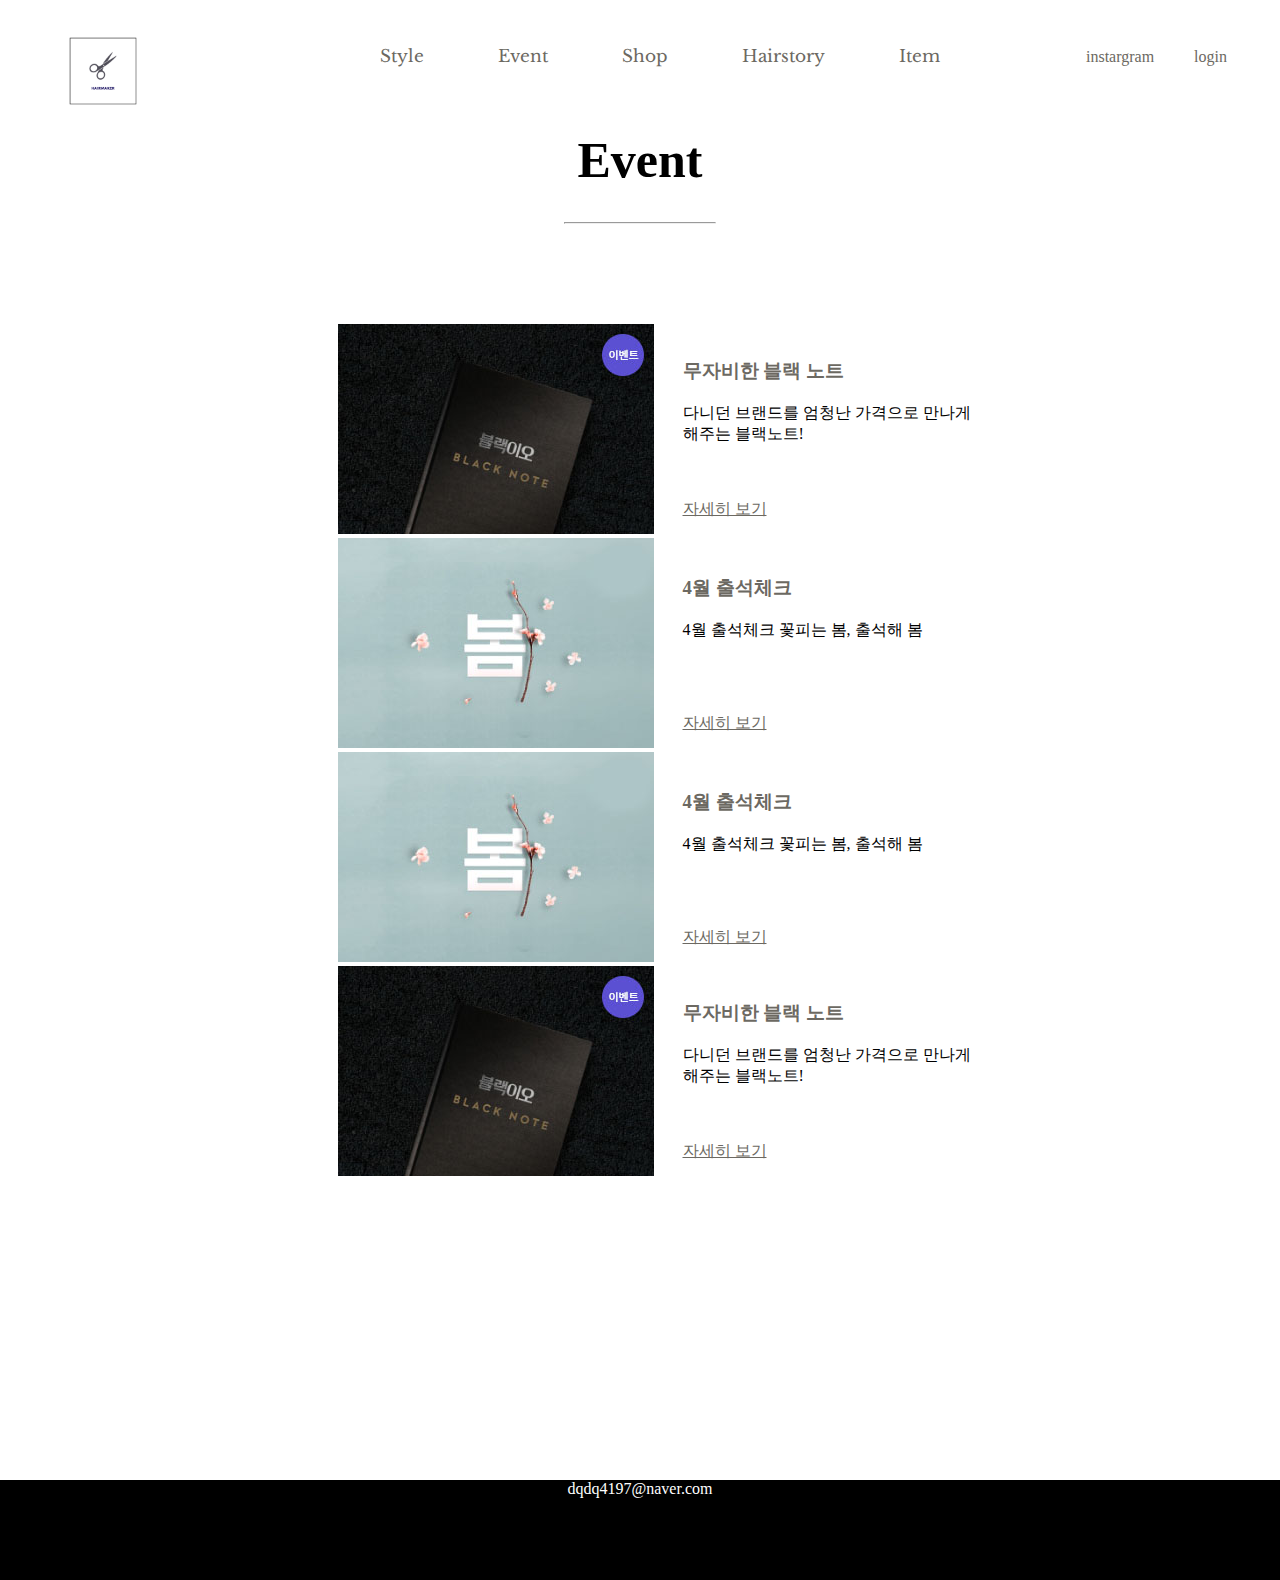
<file: JSPHairMakerProject/event.html>
<!DOCTYPE html>
<html lang="en">
<head>
    <meta charset="UTF-8">
    <link rel="stylesheet" href="event.css">
    <link href="https://fonts.googleapis.com/css?family=Libre+Baskerville" rel="stylesheet">  <!--폰트-->
    <link href="https://fonts.googleapis.com/css?family=Kurale|Libre+Baskerville|Nanum+Brush+Script|Song+Myung" rel="stylesheet">
   
    <title>hairmake</title>
    
</head>
<body>
   <header>
    <h1><a href="index.jsp">hairmaker</a></h1>
    <h2 class="hide">주메뉴</h2>
      <nav class="menu1">
       <ul>
         <li><a href="#a">Style</a></li>
         <li class="second"><a href="#a">Event</a></li>
         <li><a href="shop.html">Shop</a></li>
         <li><a href="#a">Hairstory</a></li>
         <li><a href="#a">Item</a></li>
       </ul>
      </nav>
      <input type="checkbox" id="hambug">
      <div class=side-wrap>
   <label for="hambug">
       <span></span>
       <span></span>
       <span></span>
   </label>
   </div>
   <div class="menu-slide">
       <ul class="menu-slide-ul">
           <a href=#a><li class="menu-slide-li">Style</li></a>
         <a href="event.html"><li class="menu-slide-li">Event</li></a>
           <a href=shop.html><li class="menu-slide-li">Shop</li></a>
           <a href=#a><li class="menu-slide-li">Hairstory</li></a>
           <a href=#a><li class="menu-slide-li">Item</li></a>
       </ul>
   </div>
    <h2 class="hide">사이드메뉴</h2>
        <nav class="menu2">
         <ul>
            <li><a href="#a">instargram</a></li>
            <li><a href="login.html">login</a></li>
         </ul>
        </nav>
    </header>
    <section class="banneltle">
        <div class="bannel">
          <h1>Event</h1>
            <hr>
        </div>
    </section>
    <section class="contents">
        <div class="evtfirst">
            <ul>
                <li><a href="event1.html">
                    <div class="evtleft">
                         <img src="image/event.jpg">
                    </div>
                    </a>
                    <div class="evtright"><a href="#a"> <!--이미지 이마트-->
                       <h3><p>무자비한 블랙 노트</p></h3></a>
                        <span>다니던 브랜드를 엄청난 가격으로 만나게 해주는 블랙노트!</span>
                        <br><br><br><br><a class="dd" href="event1.html">자세히 보기</a><br><br>
                        
                    </div>
                </li>
                <li><a href="event2.html">
                    <div class="evtleft">
                         <img src="image/event2a.jpg">
                    </div>
                    </a>
                    <div class="evtright"><a href="#a"> <!--이미지 이마트-->
                       <h3><p>4월 출석체크</p></h3></a>
                        <span>4월 출석체크 꽃피는 봄, 출석해 봄</span>
                        <br><br><br><br><br><a class="dd" href="event2.html">자세히 보기</a><br><br>
                        
                    </div>
                </li>
                <li><a href="event2.html">
                    <div class="evtleft">
                         <img src="image/event2a.jpg">
                    </div>
                    </a>
                    <div class="evtright"><a href="#a"> <!--이미지 이마트-->
                       <h3><p>4월 출석체크</p></h3></a>
                        <span>4월 출석체크 꽃피는 봄, 출석해 봄</span>
                        <br><br><br><br><br><a class="dd" href="event2.html">자세히 보기</a><br><br>
                        
                    </div>
                </li>
                <li><a href="event1.html">
                    <div class="evtleft">
                         <img src="image/event.jpg">
                    </div>
                    </a>
                    <div class="evtright"><a href="#a"> <!--이미지 이마트-->
                       <h3><p>무자비한 블랙 노트</p></h3></a>
                        <span>다니던 브랜드를 엄청난 가격으로 만나게 해주는 블랙노트!</span>
                        <br><br><br><br><a class="dd" href="event1.html">자세히 보기</a><br><br>
                        
                    </div>
                </li>
            </ul>
        </div>
    </section>
    <footer class="foot">
        <div class="footer">
          dqdq4197@naver.com<br>
         <h2> </h2>
        </div>
    </footer>
</body>
</html>
</file>
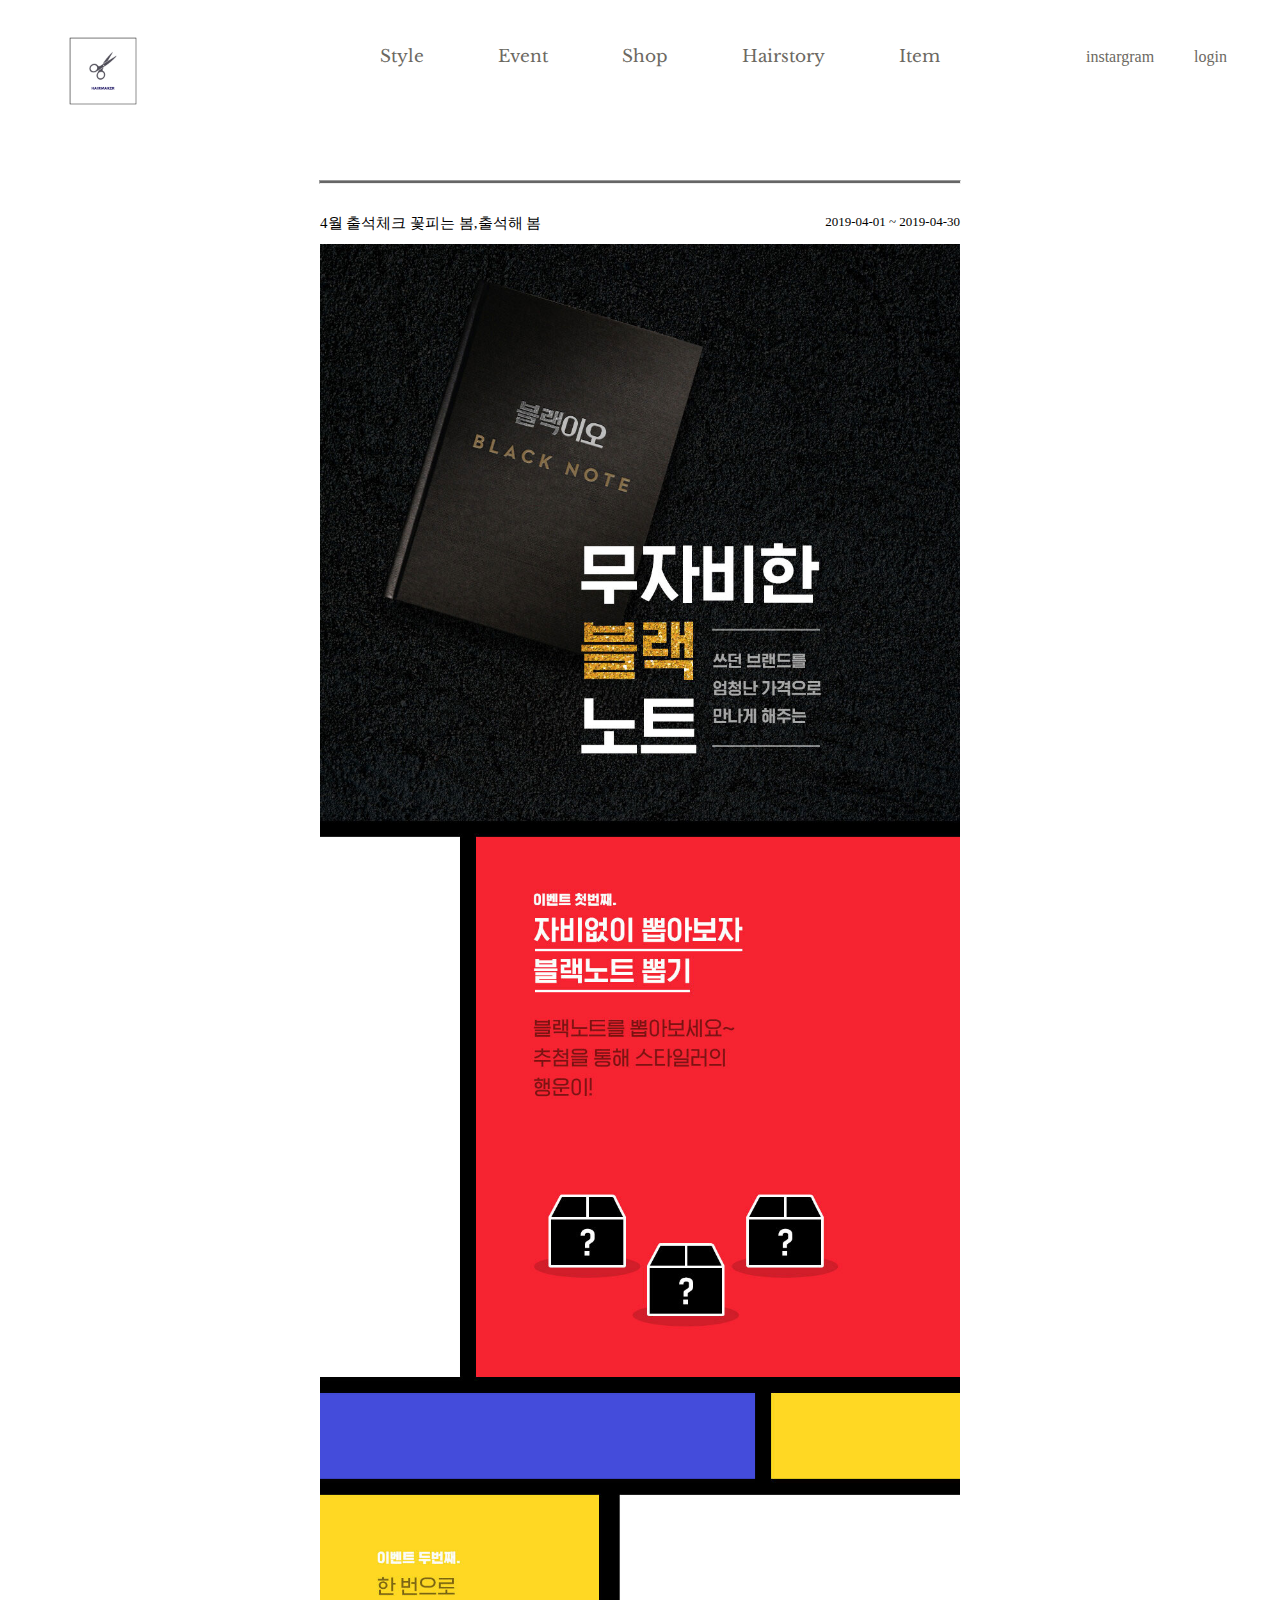
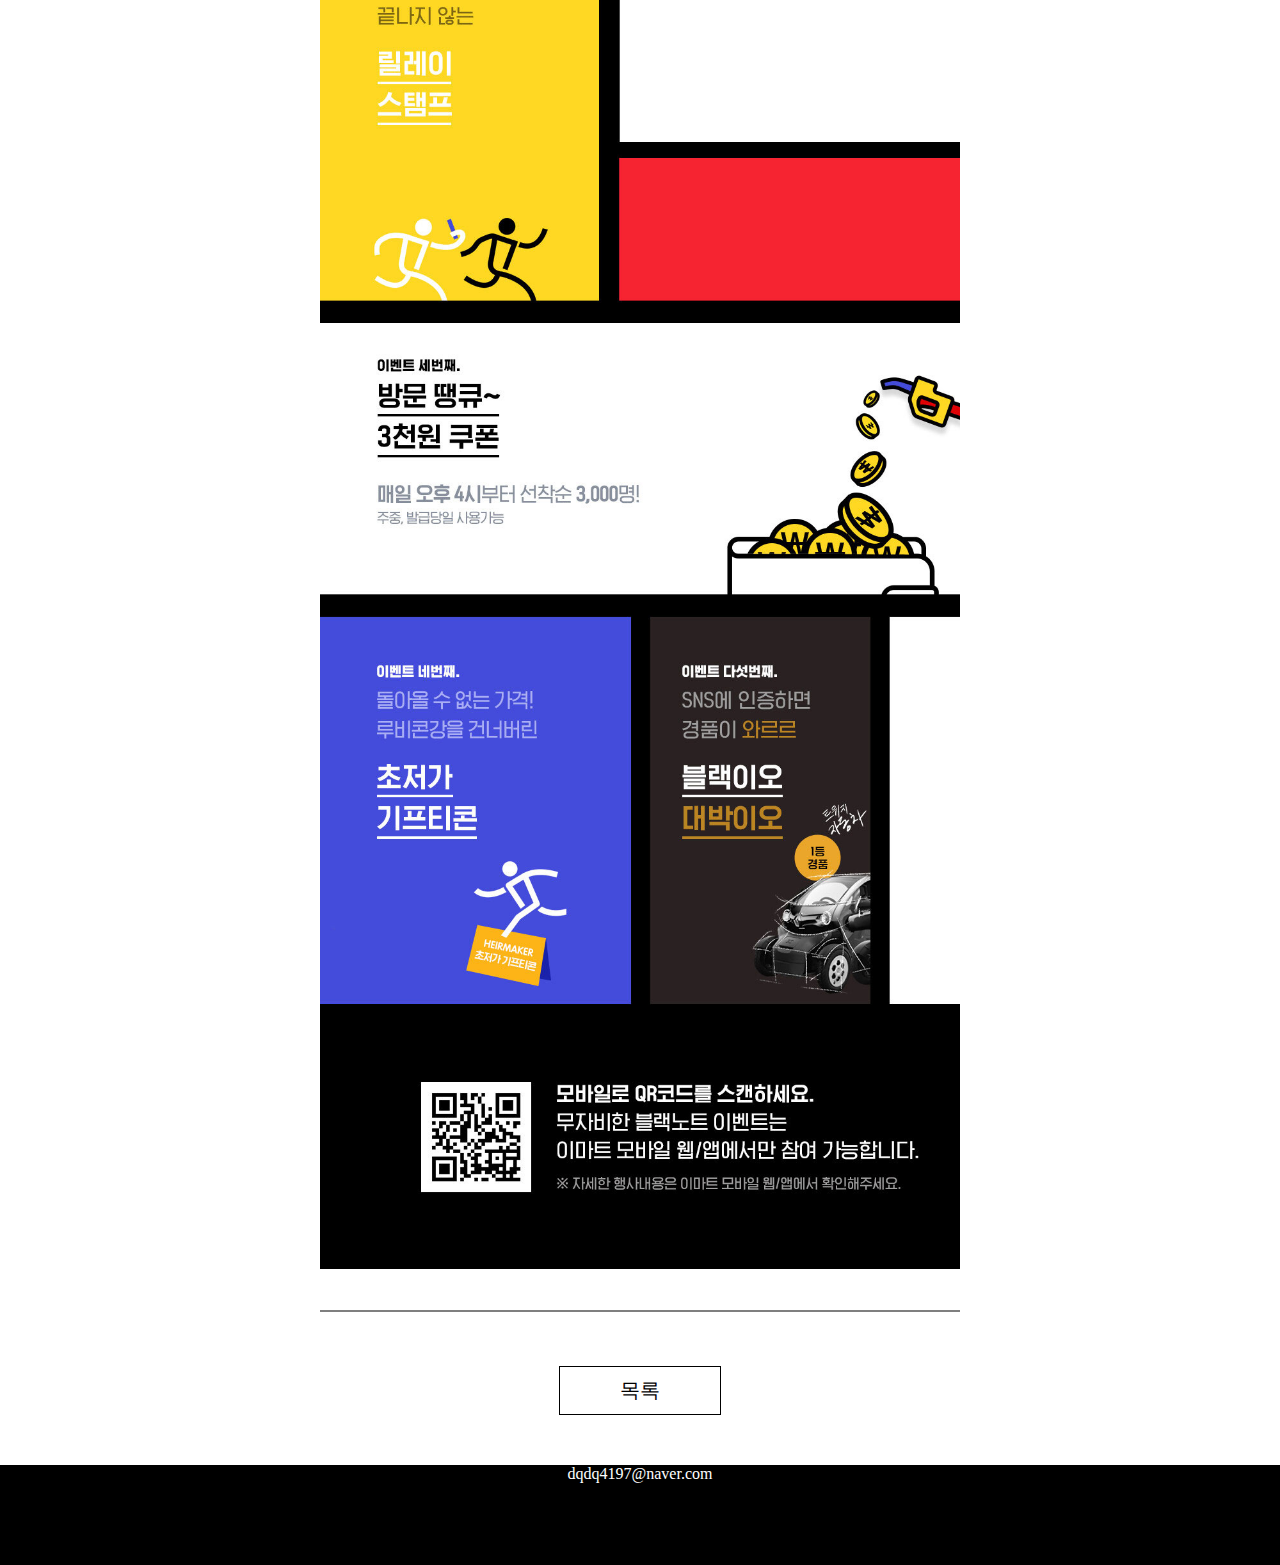
<file: JSPHairMakerProject/event1.html>
<!DOCTYPE html>
<html lang="en">
<head>
    <meta charset="UTF-8">
    <link rel="stylesheet" href="event1.css">
    <link href="https://fonts.googleapis.com/css?family=Libre+Baskerville" rel="stylesheet">  <!--폰트-->
    <link href="https://fonts.googleapis.com/css?family=Kurale|Libre+Baskerville|Nanum+Brush+Script|Song+Myung" rel="stylesheet">
   
    <title>hairmake</title>
    
</head>
<body>
 
   <header>
    <h1><a href="index.html">hairmaker</a></h1>
    <h2 class="hide">주메뉴</h2>
      <nav class="menu1">
       <ul>
         <li><a href="#a">Style</a></li>
         <li class="second"><a href="event.html">Event</a></li>
         <li><a href="shop.html">Shop</a></li>
         <li><a href="#a">Hairstory</a></li>
         <li><a href="#a">Item</a></li>
       </ul>
      </nav>
      <input type="checkbox" id="hambug">
      <div class=side-wrap>
   <label for="hambug">
       <span></span>
       <span></span>
       <span></span>
   </label>
   </div>
   <div class="menu-slide">
       <ul class="menu-slide-ul">
           <a href=#a><li class="menu-slide-li">Style</li></a>
         <a href="event.html"><li class="menu-slide-li">Event</li></a>
           <a href="shop.html"><li class="menu-slide-li">Shop</li></a>
           <a href=#a><li class="menu-slide-li">Hairstory</li></a>
           <a href=#a><li class="menu-slide-li">Item</li></a>
       </ul>
   </div>
    <h2 class="hide">사이드메뉴</h2>
        <nav class="menu2">
         <ul>
            <li><a href="#a">instargram</a></li>
            <li><a href="login.html">login</a></li>
         </ul>
        </nav>
    </header>
    <section class="conwrap">
  
       
        <div class="contents">
          <hr class ="conline">
           <div class="leftcon">
               4월 출석체크 꽃피는 봄,출석해 봄
           </div>
           <div class="rightcon">
               2019-04-01 ~ 2019-04-30
           </div>
           <div>
            <img src="image/event1.jpg">
        </div>
        </div>
        <div class="conlinebot"></div>
        <a href="event.html"> 
           <div></div> <!--선이랑 목록 구분-->
            <div class="conbottom">
               목록
            </div></a>
    </section>
    <footer>
          <footer class="foot">
        <div class="footer">
          dqdq4197@naver.com<br>
         <h2> </h2>
        </div>
    </footer>
    </footer>
   
</body>
</html>
</file>
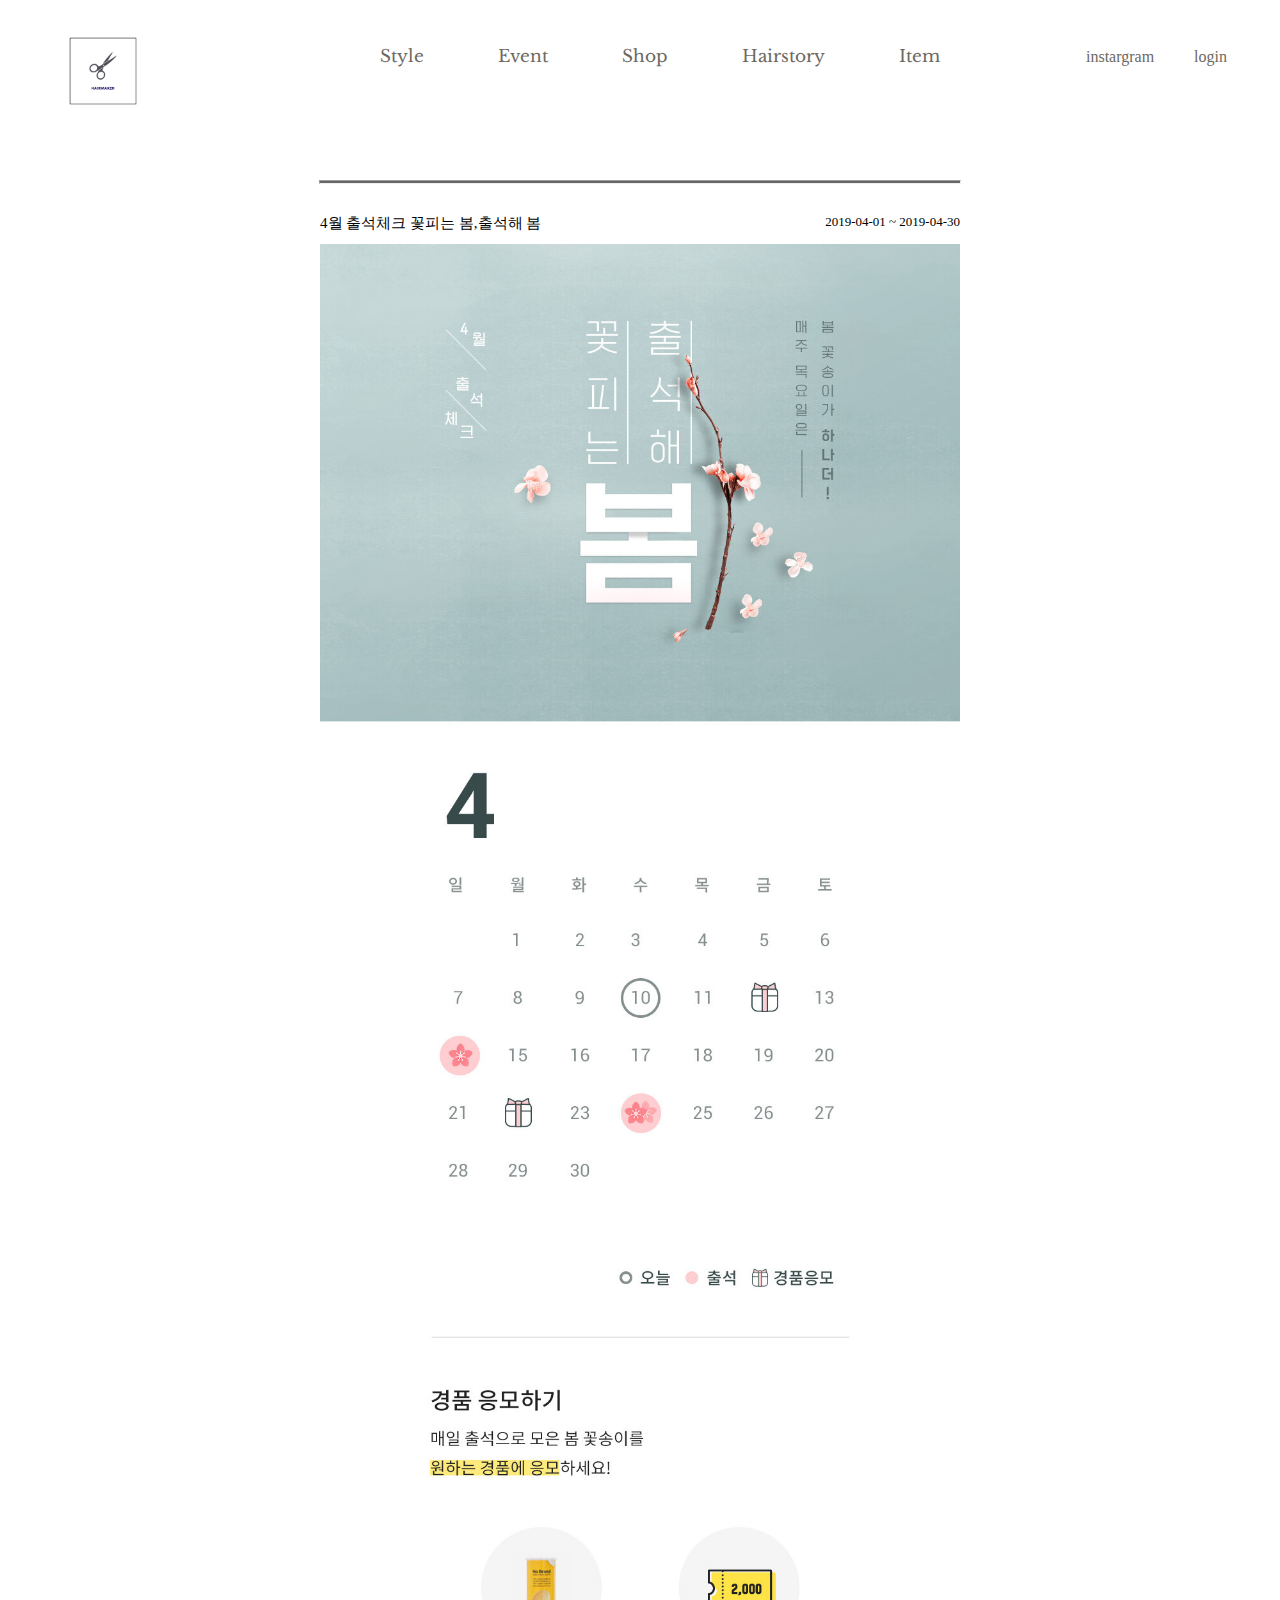
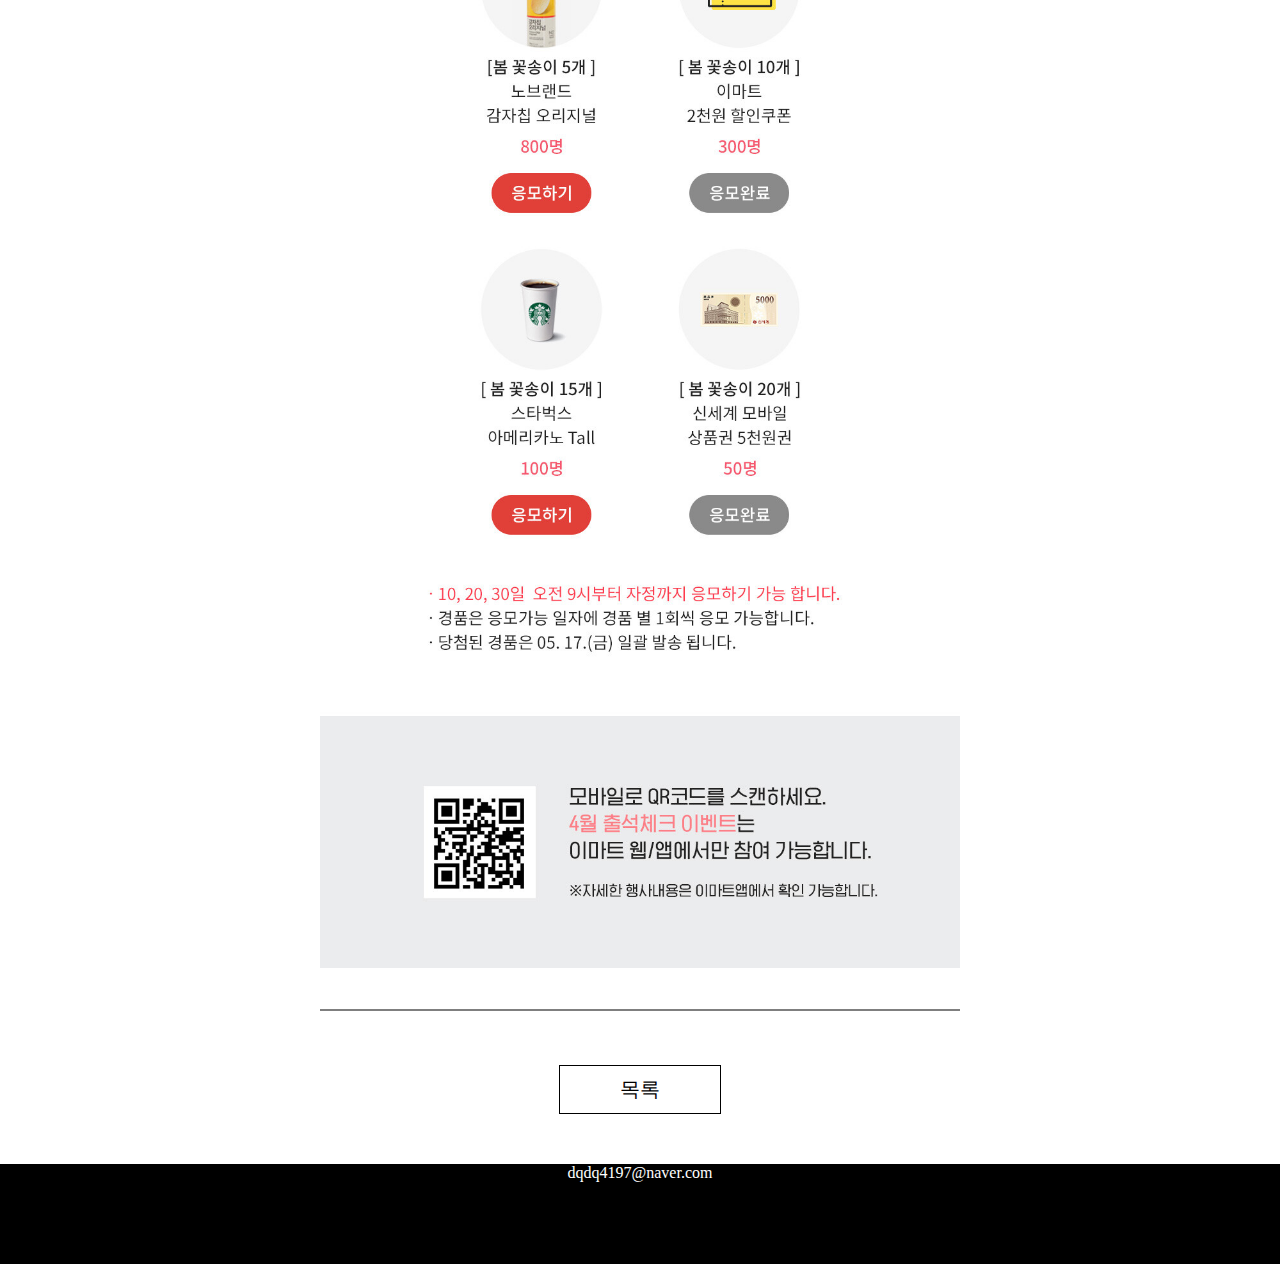
<file: JSPHairMakerProject/event2.html>
<!DOCTYPE html>
<html lang="en">
<head>
    <meta charset="UTF-8">
    <link rel="stylesheet" href="event2.css">
    <link href="https://fonts.googleapis.com/css?family=Libre+Baskerville" rel="stylesheet">  <!--폰트-->
    <link href="https://fonts.googleapis.com/css?family=Kurale|Libre+Baskerville|Nanum+Brush+Script|Song+Myung" rel="stylesheet">
   
    <title>hairmake</title>
    
</head>
<body>
 
   <header>
    <h1><a href="index.jsp">hairmaker</a></h1>
    <h2 class="hide">주메뉴</h2>
      <nav class="menu1">
       <ul>
         <li><a href="style.jsp">Style</a></li>
         <li class="second"><a href="event.html">Event</a></li>
         <li><a href="shop.html">Shop</a></li>
         <li><a href="#a">Hairstory</a></li>
         <li><a href="#a">Item</a></li>
       </ul>
      </nav>
    <input type="checkbox" id="hambug">
      <div class=side-wrap>
   <label for="hambug">
       <span></span>
       <span></span>
       <span></span>
   </label>
   </div>
   <div class="menu-slide">
       <ul class="menu-slide-ul">
           <a href=style.jsp><li class="menu-slide-li">Style</li></a>
         <a href="event.html"><li class="menu-slide-li">Event</li></a>
           <a href="shop.html"><li class="menu-slide-li">Shop</li></a>
           <a href=#a><li class="menu-slide-li">Hairstory</li></a>
           <a href=#a><li class="menu-slide-li">Item</li></a>
       </ul>
   </div>
    <h2 class="hide">사이드메뉴</h2>
        <nav class="menu2">
         <ul>
            <li><a href="#a">instargram</a></li>
            <li><a href="login.css">login</a></li>
         </ul>
        </nav>
    </header>
    <section class="conwrap">
  
       
        <div class="contents">
          <hr class ="conline">
           <div class="leftcon">
               4월 출석체크 꽃피는 봄,출석해 봄
           </div>
           <div class="rightcon">
               2019-04-01 ~ 2019-04-30
           </div>
           <div>
            <img src="image/event2.jpg">
        </div>
        </div>
        <div class="conlinebot"></div>
        <a href="event.html"> 
           <div></div> <!--선이랑 목록 구분-->
            <div class="conbottom">
               목록
            </div></a>
    </section>
    <footer>
          <footer class="foot">
        <div class="footer">
          dqdq4197@naver.com<br>
         <h2> </h2>
        </div>
    </footer>
    </footer>
   
</body>
</html>
</file>
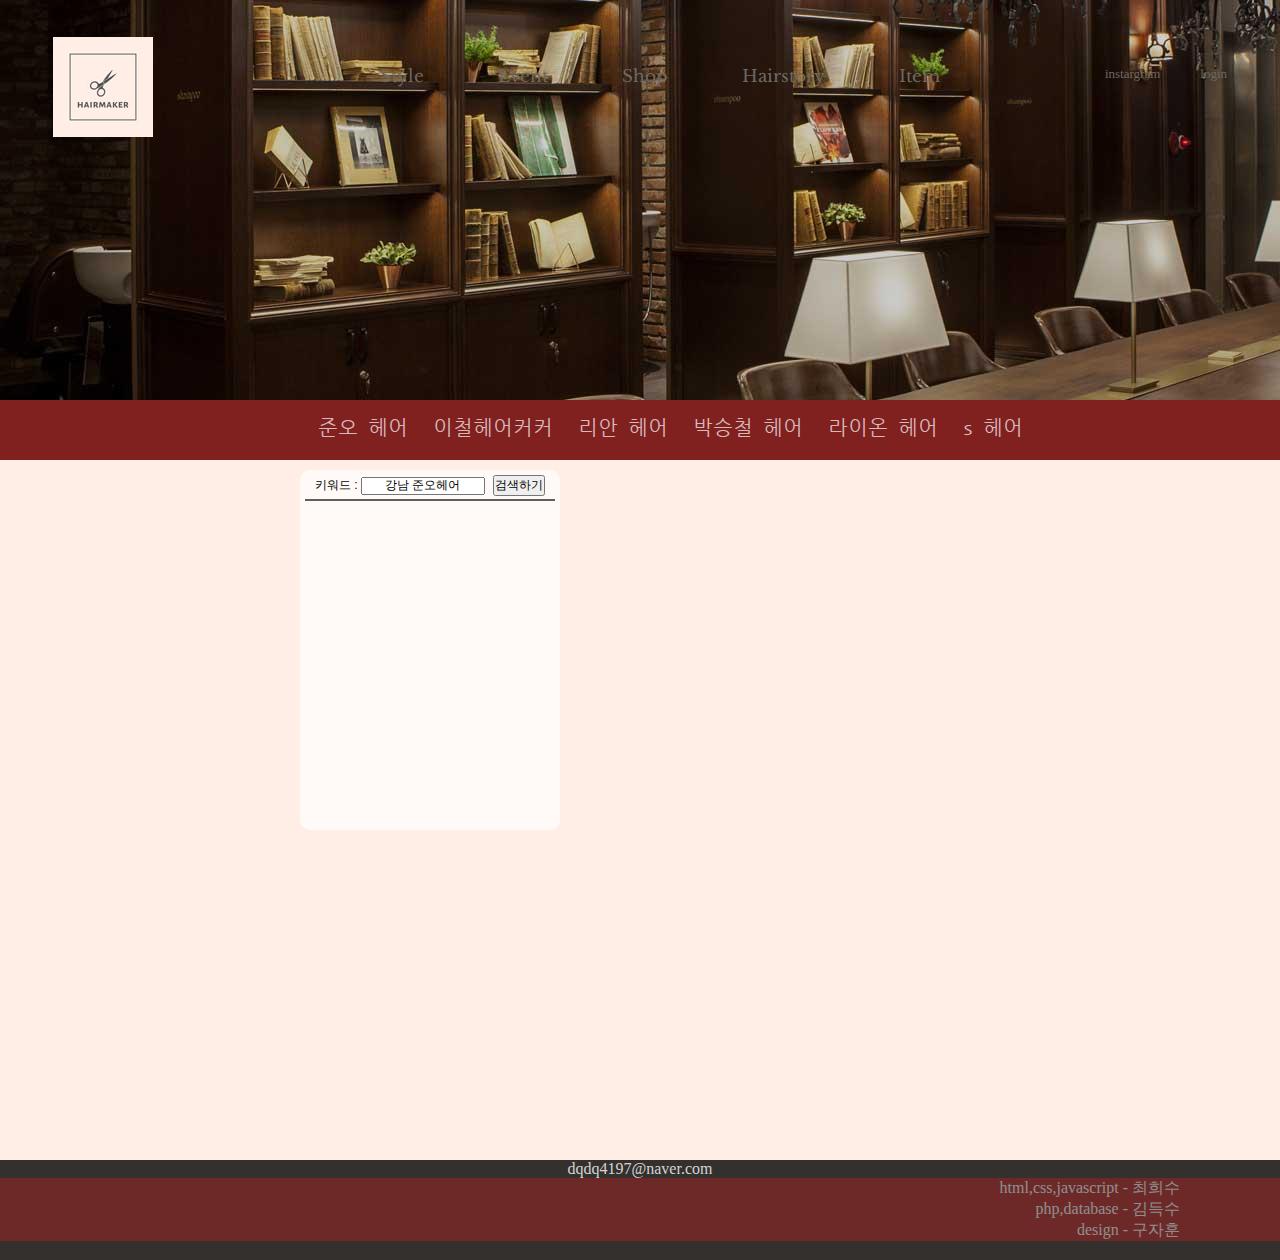
<file: JSPHairMakerProject/shop.html>
<!DOCTYPE html>
<html>
<head>
    <meta charset="utf-8">
    <title>hairmaker</title>
    <link rel="stylesheet" href="shop.css">
    <link href="https://fonts.googleapis.com/css?family=Libre+Baskerville" rel="stylesheet">  <!--폰트-->
    <link href="https://fonts.googleapis.com/css?family=Kurale|Libre+Baskerville|Nanum+Brush+Script|Song+Myung" rel="stylesheet">
    <link href="https://fonts.googleapis.com/css?family=Gaegu|Nanum+Gothic+Coding" rel="stylesheet">
</head>
<body>
<header>
    <div class="bamm"></div>
    <h1><a href="index.jsp">hairmaker</a></h1>
    <h2 class="hide">주메뉴</h2>
      <nav class="menu1">
       <ul>
         <li><a href="#a">Style</a></li>
         <li><a href="event.html">Event</a></li>
         <li><a href="shop.html">Shop</a></li>
         <li><a href="#a">Hairstory</a></li>
         <li><a href="#a">Item</a></li>
       </ul>
      </nav>
      <input type="checkbox" id="hambug">
      <div class=side-wrap>
   <label for="hambug">
       <span></span>
       <span></span>
       <span></span>
   </label>
   </div>
   <div class="menu-slide">
       <ul class="menu-slide-ul">
           <a href=#a><li class="menu-slide-li">Style</li></a>
         <a href="event.html"><li class="menu-slide-li">Event</li></a>
           <a href="shop.html"><li class="menu-slide-li">Shop</li></a>
           <a href=#a><li class="menu-slide-li">Hairstory</li></a>
           <a href=#a><li class="menu-slide-li">Item</li></a>
           <a href="map.html"><li class="menu-slide-li">map</li></a>
       </ul>
   </div>
    <h2 class="hide">사이드메뉴</h2>
        <nav class="menu2">
         <ul>
            <li><a href="https://www.instagram.com">instargram</a></li>
            <li><a href="login.html">login</a></li>
         </ul>
        </nav>

    </header>
    <section>
        <div class="top-bar">
            <ul>
                <li>준오 헤어</li>
                <li>이철헤어커커</li>
                <li>리안 헤어</li>
                <li>박승철 헤어</li>
                <li>라이온 헤어</li>
                <li>s 헤어</li>
            </ul>
         </div>
    </section>
<div class="map_wrap">
    <div id="map" style="width:100%;height:400px;position:relative;overflow:hidden;"></div>

    <div id="menu_wrap" class="bg_white">
        <div class="option">
            <div>
                <form onsubmit="searchPlaces(); return false;">
                    키워드 : <input type="text" value="강남 준오헤어" id="keyword" size="15"> 
                    <button type="submit">검색하기</button> 
                </form>
            </div>
        </div>
        <hr>
        <ul id="placesList"></ul>
        <div id="pagination"></div>
    </div>
</div>
<footer class="foot">
        <div class="footer">
        <div class="fotleft">
            dqdq4197@naver.com
        </div>
        <div class=fotright>
             html,css,javascript - 최희수<br>
             php,database - 김득수 <br>
             design - 구자훈<br>
        </div>
        </div>
    </footer>

<script type="text/javascript" src="//dapi.kakao.com/v2/maps/sdk.js?appkey=e8e6162c2f56cfdf282d8203451a7840&libraries=services"></script>
<script>
// 마커를 담을 배열입니다
var markers = [];

var mapContainer = document.getElementById('map'), // 지도를 표시할 div 
    mapOption = {
        center: new daum.maps.LatLng(37.566826, 126.9786567), // 지도의 중심좌표
        level: 3 // 지도의 확대 레벨
    };  

// 지도를 생성합니다    
var map = new daum.maps.Map(mapContainer, mapOption); 

// 장소 검색 객체를 생성합니다
var ps = new daum.maps.services.Places();  

// 검색 결과 목록이나 마커를 클릭했을 때 장소명을 표출할 인포윈도우를 생성합니다
var infowindow = new daum.maps.InfoWindow({zIndex:1});

// 키워드로 장소를 검색합니다
searchPlaces();

// 키워드 검색을 요청하는 함수입니다
function searchPlaces() {

    var keyword = document.getElementById('keyword').value;

    if (!keyword.replace(/^\s+|\s+$/g, '')) {
        alert('키워드를 입력해주세요!');
        return false;
    }

    // 장소검색 객체를 통해 키워드로 장소검색을 요청합니다
    ps.keywordSearch( keyword, placesSearchCB); 
}

// 장소검색이 완료됐을 때 호출되는 콜백함수 입니다
function placesSearchCB(data, status, pagination) {
    if (status === daum.maps.services.Status.OK) {

        // 정상적으로 검색이 완료됐으면
        // 검색 목록과 마커를 표출합니다
        displayPlaces(data);

        // 페이지 번호를 표출합니다
        displayPagination(pagination);

    } else if (status === daum.maps.services.Status.ZERO_RESULT) {

        alert('검색 결과가 존재하지 않습니다.');
        return;

    } else if (status === daum.maps.services.Status.ERROR) {

        alert('검색 결과 중 오류가 발생했습니다.');
        return;

    }
}

// 검색 결과 목록과 마커를 표출하는 함수입니다
function displayPlaces(places) {

    var listEl = document.getElementById('placesList'), 
    menuEl = document.getElementById('menu_wrap'),
    fragment = document.createDocumentFragment(), 
    bounds = new daum.maps.LatLngBounds(), 
    listStr = '';
    
    // 검색 결과 목록에 추가된 항목들을 제거합니다
    removeAllChildNods(listEl);

    // 지도에 표시되고 있는 마커를 제거합니다
    removeMarker();
    
    for ( var i=0; i<places.length; i++ ) {

        // 마커를 생성하고 지도에 표시합니다
        var placePosition = new daum.maps.LatLng(places[i].y, places[i].x),
            marker = addMarker(placePosition, i), 
            itemEl = getListItem(i, places[i]); // 검색 결과 항목 Element를 생성합니다

        // 검색된 장소 위치를 기준으로 지도 범위를 재설정하기위해
        // LatLngBounds 객체에 좌표를 추가합니다
        bounds.extend(placePosition);

        // 마커와 검색결과 항목에 mouseover 했을때
        // 해당 장소에 인포윈도우에 장소명을 표시합니다
        // mouseout 했을 때는 인포윈도우를 닫습니다
        (function(marker, title) {
            daum.maps.event.addListener(marker, 'mouseover', function() {
                displayInfowindow(marker, title);
            });

            daum.maps.event.addListener(marker, 'mouseout', function() {
                infowindow.close();
            });

            itemEl.onmouseover =  function () {
                displayInfowindow(marker, title);
            };

            itemEl.onmouseout =  function () {
                infowindow.close();
            };
        })(marker, places[i].place_name);

        fragment.appendChild(itemEl);
    }

    // 검색결과 항목들을 검색결과 목록 Elemnet에 추가합니다
    listEl.appendChild(fragment);
    menuEl.scrollTop = 0;

    // 검색된 장소 위치를 기준으로 지도 범위를 재설정합니다
    map.setBounds(bounds);
}

// 검색결과 항목을 Element로 반환하는 함수입니다
function getListItem(index, places) {

    var el = document.createElement('li'),
    itemStr = '<span class="markerbg marker_' + (index+1) + '"></span>' +
                '<div class="info">' +
                '   <h5>' + places.place_name + '</h5>';

    if (places.road_address_name) {
        itemStr += '    <span>' + places.road_address_name + '</span>' +
                    '   <span class="jibun gray">' +  places.address_name  + '</span>';
    } else {
        itemStr += '    <span>' +  places.address_name  + '</span>'; 
    }
                 
      itemStr += '  <span class="tel">' + places.phone  + '</span>' +
                '</div>';           

    el.innerHTML = itemStr;
    el.className = 'item';

    return el;
}

// 마커를 생성하고 지도 위에 마커를 표시하는 함수입니다
function addMarker(position, idx, title) {
    var imageSrc = 'http://t1.daumcdn.net/localimg/localimages/07/mapapidoc/marker_number_blue.png', // 마커 이미지 url, 스프라이트 이미지를 씁니다
        imageSize = new daum.maps.Size(36, 37),  // 마커 이미지의 크기
        imgOptions =  {
            spriteSize : new daum.maps.Size(36, 691), // 스프라이트 이미지의 크기
            spriteOrigin : new daum.maps.Point(0, (idx*46)+10), // 스프라이트 이미지 중 사용할 영역의 좌상단 좌표
            offset: new daum.maps.Point(13, 37) // 마커 좌표에 일치시킬 이미지 내에서의 좌표
        },
        markerImage = new daum.maps.MarkerImage(imageSrc, imageSize, imgOptions),
            marker = new daum.maps.Marker({
            position: position, // 마커의 위치
            image: markerImage 
        });

    marker.setMap(map); // 지도 위에 마커를 표출합니다
    markers.push(marker);  // 배열에 생성된 마커를 추가합니다

    return marker;
}

// 지도 위에 표시되고 있는 마커를 모두 제거합니다
function removeMarker() {
    for ( var i = 0; i < markers.length; i++ ) {
        markers[i].setMap(null);
    }   
    markers = [];
}

// 검색결과 목록 하단에 페이지번호를 표시는 함수입니다
function displayPagination(pagination) {
    var paginationEl = document.getElementById('pagination'),
        fragment = document.createDocumentFragment(),
        i; 

    // 기존에 추가된 페이지번호를 삭제합니다
    while (paginationEl.hasChildNodes()) {
        paginationEl.removeChild (paginationEl.lastChild);
    }

    for (i=1; i<=pagination.last; i++) {
        var el = document.createElement('a');
        el.href = "#";
        el.innerHTML = i;

        if (i===pagination.current) {
            el.className = 'on';
        } else {
            el.onclick = (function(i) {
                return function() {
                    pagination.gotoPage(i);
                }
            })(i);
        }

        fragment.appendChild(el);
    }
    paginationEl.appendChild(fragment);
}

// 검색결과 목록 또는 마커를 클릭했을 때 호출되는 함수입니다
// 인포윈도우에 장소명을 표시합니다
function displayInfowindow(marker, title) {
    var content = '<div style="padding:5px;z-index:1;">' + title + '</div>';

    infowindow.setContent(content);
    infowindow.open(map, marker);
}

 // 검색결과 목록의 자식 Element를 제거하는 함수입니다
function removeAllChildNods(el) {   
    while (el.hasChildNodes()) {
        el.removeChild (el.lastChild);
    }
}
</script>
</body>
</html>
</file>
<file: JSPHairMakerProject/event.css>
/*basic setting*/
body{margin: 0; background-color:white;}
.hide{position:absolute; left:-5000px;}
header ul{list-style: none;}
header a:link{text-decoration: none; }
header li a:hover {color:orange;}
.menu-slide a li:hover {color:orange;}

/*header Design*/

.side-wrap{position:absolute;right:100px; top:60px;}
#hambug {display: none;}
.menu-slide {padding-top:100px; display: none;}
.menu-slide-li{color:rgba(255,255,255,0.7);line-height: 70px; text-align: left;}

li a {color: #6c6962; }

header{text-align: center;}
header h1 {position:absolute; left: 53px; top:0;}
header h1 a{display:block; color:transparent;width:100px;height:100px; background: url(image/sublogo.jpg) no-repeat; background-size: cover;}
header .menu1 li{display:inline-block; font-family: 'Libre Baskerville', serif;}
header .menu1 li a{display:block; font-size:17px; height:81px; padding: 0 35px; line-height: 81px; }

header .menu2 {position:absolute; right:53px; top:0; }
header .menu2 {position:absolute; right:53px; top:0; float:left;}
header .menu2 li {float:left;}
header .menu2 li a{display: block;height:81px; padding:0 20px; line-height: 81px;}
header .menu2 li:last-child a {padding-right:0}

/*bannel*/

.bannel {position: relative; border-bottom: 10px; border-bottom-color: aqua; }
.bannel h1{ text-align: center; font-size: 50px;}
.bannel hr{width:150px;}

/* event contents */

.contents {margin:100px 0;text-align: center; }
.evtfirst {list-style: none; margin: 0px;position:relative; display: inline-block;}
.contents .evtleft{display:inline-block;}
.contents .evtright{ text-align: left; display: inline-block; width:300px;margin-left: 25px;  }

.contents ul {list-style: none; margin: 0px; display: block;}
.contents ul a{text-decoration: none;}
.contents .evtfirst li {display:inline-block;position: relative;}
.contents .evtright .dd {text-decoration: underline;}

/*footer*/

.foot {display:block; height:100px;background-color: black; text-align: center; margin-top: 300px;}
.foot .footer{color:white} 
.footer h2{color : rgba(255,255,255,0.3);}



@media (max-width : 1070px){
    header .menu2 {display: none;}
}

/*side menu*/
@media (max-width : 852px){
    .bannel h1{margin-top:130px;}
     header .menu1 li{position:absolute; left:-5000px;}
    
    input[id="hambug"] + label:hover{animation-name:dance; animation-duration: 1s; animation-direction: alternate; animation-iteration-count: infinite;}
    @keyframes dance{
        0%{transform: rotate(6deg);}
        100%{transform: rotate(-6deg);}
    }
    input[id="hambug"] + div label{position:relative; width:40px; height:30px; display:block; cursor:pointer;z-index:2;}
    input[id="hambug"] + div label span{
        position:absolute; width:100%; height:4px;border-radius: 30px; background-color:rgba(0,0,0,0.5); display: block; transition:all .35s;
    }
    
    
    input[id="hambug"] + div label span:nth-child(1){
        top:0;
    }
    input[id="hambug"] + div label span:nth-child(2){
        top:50%;
        transform: translateY(-50%);
    }
    input[id="hambug"] + div label span:nth-child(3){
        bottom:0;
    }
    input[id="hambug"]:checked + div label span:nth-child(1){
        top:50%;
        transform: translateY(-50%) rotate(45deg);
    }
    input[id="hambug"]:checked + div label span:nth-child(2){
       opacity: 0;
    }
    input[id="hambug"]:checked + div label span:nth-child(3){
        top:50%;
        transform: translateY(-50%) rotate(-45deg);
    }
    /*menu slide */
    
    
        .menu-slide{
        display: block; position:fixed; width:300px;height:100%;background-color:rgba(0,0,0,0.6); top:0; right:-300px; z-index: 1;transition:all 1s;
    }
    input[id="hambug"]:checked + div label{
        position:fixed;
    }
     
    input[id="hambug"]:checked + div + div{
        right:0; 
    }
}
</file>
<file: JSPHairMakerProject/event1.css>
/*basic setting*/
body{margin :0; background-color:white;}
.hide{position:absolute; left:-5000px;}
header ul{list-style: none;}
header a:link{text-decoration: none; }
header li a:hover {color:orange;}
header h1 a{color:transparent;}
.menu-slide a li:hover {color:orange;}


/*side menu*/
.side-wrap{position:absolute;right:100px; top:60px;}
#hambug {display: none;}
.menu-slide {padding-top:100px; display: none;}
.menu-slide-li{color:rgba(255,255,255,0.7);line-height: 70px; text-align: left;}

/*header Design*/

a {color: #6c6962; text-decoration: none;}
header{text-align: center; }
header h1 {position:absolute; left: 53px; top:0;}
header h1 a{display:block; color:transparent;width:100px;height:100px; background: url(image/sublogo.jpg) no-repeat; background-size: cover;}
header .menu1 li{display:inline-block; font-family: 'Libre Baskerville', serif;}
header .menu1 li a{display:block; font-size:17px; height:81px; padding: 0 35px; line-height: 81px; }
header .menu2 {position:absolute; right:53px; top:0; }
header .menu2 {position:absolute; right:53px; top:0; float:left;}
header .menu2 li {float:left;}
header .menu2 li a{display: block;height:81px; padding:0 20px; line-height: 81px;}
header .menu2 li:last-child a {padding-right:0}

/*contents Design*/

.conwrap{text-align: center;}
.contents{ margin:25px 0; text-align: center; padding-top:50px;}
.contents img{width:50%;padding-top:30px;}
.conline{width:50%; height:2px; background-color:rgba(0,0,0,0.6);margin-bottom: 30px;}
.leftcon {font-size:15px;position:absolute; left:25%}
.rightcon{font-size: 13px; position:absolute; right:25%; }
.conbottom{display: inline-block;position:relative;margin:50px 0;  font-size: 20px; border:1px solid black; padding:10px 60px; color:black;}
.conlinebot{width:50%; display: inline-block; height:2px; background-color:rgba(0,0,0,0.5);}

/*footer Design*/

.foot {display:block; height:100px;background-color: black; text-align: center;}
.foot .footer{color:white} 
.footer h2{color : rgba(255,255,255,0.3);}

@media (max-width : 1070px){
    header .menu2 {display: none;}
}

/*side menu*/
@media (max-width : 852px){
    .leftcon{display: block;}
    .rightcon{display: block;}
    
    .contents{margin-top:120px;}
     header .menu1 li{position:absolute; left:-5000px;}
    
    input[id="hambug"] + div label:hover{animation-name:dance; animation-duration: 1s; animation-direction: alternate; animation-iteration-count: infinite;}
    @keyframes dance{
        0%{transform: rotate(6deg);}
        100%{transform: rotate(-6deg);}
    }
    input[id="hambug"] + div label{position:relative; width:40px; height:30px; display:block; cursor:pointer;z-index:2;}
    input[id="hambug"] + div label span{
        position:absolute; width:100%; height:4px;border-radius: 30px; background-color:rgba(0,0,0,0.5); display: block; transition:all .35s;
    }
    
    
    input[id="hambug"] + div label span:nth-child(1){
        top:0;
    }
    input[id="hambug"] + div label span:nth-child(2){
        top:50%;
        transform: translateY(-50%);
    }
    input[id="hambug"] + div label span:nth-child(3){
        bottom:0;
    }
    input[id="hambug"]:checked + div label span:nth-child(1){
        top:50%;
        transform: translateY(-50%) rotate(45deg);
    }
    input[id="hambug"]:checked + div label span:nth-child(2){
       opacity: 0;
    }
    input[id="hambug"]:checked + div label span:nth-child(3){
        top:50%;
        transform: translateY(-50%) rotate(-45deg);
    }
    /*menu slide */
    
    
        .menu-slide{
        display: block; position:fixed; width:300px;height:100%;background-color:rgba(0,0,0,0.6); top:0; right:-300px; z-index: 1;transition:all 1s;
    }
    input[id="hambug"]:checked + div label{
        position:fixed;
    }
     
    input[id="hambug"]:checked + div + div{
        right:0; 
    }
}
</file>
<file: JSPHairMakerProject/event2.css>
/*basic setting*/
body{margin :0; background-color:white;}
.hide{position:absolute; left:-5000px;}
header ul{list-style: none;}
header a:link{text-decoration: none; }
header li a:hover {color:orange;}
header h1 a{color:transparent;}
.menu-slide a li:hover {color:orange;}


/*side menu*/
.side-wrap{position:absolute;right:100px; top:60px;}
#hambug {display: none;}
.menu-slide {padding-top:100px; display: none;}
.menu-slide-li{color:rgba(255,255,255,0.7);line-height: 70px; text-align: left;}



/*header Design*/

a {color: #6c6962; text-decoration: none;}
header{text-align: center; }
header h1 {position:absolute; left: 53px; top:0;}
header h1 a{display:block; color:transparent;width:100px;height:100px; background: url(image/sublogo.jpg) no-repeat; background-size: cover;}
header .menu1 li{display:inline-block; font-family: 'Libre Baskerville', serif;}
header .menu1 li a{display:block; font-size:17px; height:81px; padding: 0 35px; line-height: 81px; }
header .menu2 {position:absolute; right:53px; top:0; }
header .menu2 {position:absolute; right:53px; top:0; float:left;}
header .menu2 li {float:left;}
header .menu2 li a{display: block;height:81px; padding:0 20px; line-height: 81px;}
header .menu2 li:last-child a {padding-right:0}

/*contents Design*/

.conwrap{text-align: center;}
.contents{ margin:25px 0; text-align: center; background-color:; padding-top:50px;}
.contents img{width:50%;padding-top:30px;}
.conline{width:50%; height:2px; background-color:rgba(0,0,0,0.6);margin-bottom: 30px;}
.leftcon {display: inline-block;font-size:15px;position:absolute; left:25%}
.rightcon{display: inline-block; font-size: 13px; position:absolute; right:25%; }
.conbottom{display: inline-block;position:relative;margin:50px 0;  font-size: 20px; border:1px solid black; padding:10px 60px; color:black;}
.conlinebot{width:50%; display: inline-block; height:2px; background-color:rgba(0,0,0,0.5);}

/*footer Design*/

.foot {display:block; height:100px;background-color: black; text-align: center;}
.foot .footer{color:white} 
.footer h2{color : rgba(255,255,255,0.3);}


@media (max-width : 1070px){
    header .menu2 {display: none;}
}

/*side menu*/
@media (max-width : 852px){
    .leftcon{display: block;}
    .rightcon{display: block;}
    
    .contents{margin-top:120px;}
     header .menu1 li{position:absolute; left:-5000px;}
    
    input[id="hambug"] + div label:hover{animation-name:dance; animation-duration: 1s; animation-direction: alternate; animation-iteration-count: infinite;}
    @keyframes dance{
        0%{transform: rotate(6deg);}
        100%{transform: rotate(-6deg);}
    }
    input[id="hambug"] + div label{position:relative; width:40px; height:30px; display:block; cursor:pointer;z-index:2;}
    input[id="hambug"] + div label span{
        position:absolute; width:100%; height:4px;border-radius: 30px; background-color:rgba(0,0,0,0.5); display: block; transition:all .35s;
    }
    
    
    input[id="hambug"] + div label span:nth-child(1){
        top:0;
    }
    input[id="hambug"] + div label span:nth-child(2){
        top:50%;
        transform: translateY(-50%);
    }
    input[id="hambug"] + div label span:nth-child(3){
        bottom:0;
    }
    input[id="hambug"]:checked + div label span:nth-child(1){
        top:50%;
        transform: translateY(-50%) rotate(45deg);
    }
    input[id="hambug"]:checked + div label span:nth-child(2){
       opacity: 0;
    }
    input[id="hambug"]:checked + div label span:nth-child(3){
        top:50%;
        transform: translateY(-50%) rotate(-45deg);
    }
    /*menu slide */
    
    
        .menu-slide{
        display: block; position:fixed; width:300px;height:100%;background-color:rgba(0,0,0,0.6); top:0; right:-300px; z-index: 1;transition:all 1s;
    }
    input[id="hambug"]:checked + div label{
        position:fixed;
    }
     
    input[id="hambug"]:checked + div + div{
        right:0; 
    }
}
</file>
<file: JSPHairMakerProject/shop.css>
/*basic setting*/

body{margin: 0; background-color:#ffeee6;}
.hide{position:absolute; left:-5000px;}
header ul{list-style: none;}
header a:link{text-decoration: none; }
header li a:hover {color:orange;}
.menu-slide a li:hover {color:orange;}
li a {color: #6c6962;}
.menu-slide-ul li a {color:rgba(255,255,255,0.7);}

/* side menu */


.side-wrap{position:absolute;right:100px; top:60px;}
#hambug {display: none;}
.menu-slide {padding-top:100px; display: none;}
.menu-slide-li{color:rgba(255,255,255,0.7);line-height: 70px; text-align: left;}
.menu-slide-li:after{content:url(image/arrow.png) ; margin-left: 10px; opacity: 0;}
.menu-slide-li:hover:after{content: url(image/arrow.png);position:relative;   top:2px; margin-left:10px; opacity: 0.6; transition:1s}


/*test*/




/* header Design */

.bamm{
    background-position:top center;
    position: absolute;  z-index: -1; height:100%;width:100%;
    background-size: cover;
    background-image: url("image/bamm.jpg") ;
    background-repeat: no-repeat;
}

header{position:relative; text-align: center; width:100%; height:400px;}
header h1 {position:absolute; left: 53px; top:16px}
header h1 a{display:block; color:transparent;width:100px;height:100px; background: url(image/logo2.jpg) no-repeat; z-index: 2;}

header .menu1 {padding-top: 16px;}
header .menu1 ul{margin-top:0;}
header .menu1 li{display:inline-block; font-family: 'Libre Baskerville', serif;}
header .menu1 li a{display:block; font-size:17px; height:81px; padding: 20px 35px; line-height: 82px;}


header .menu2 {position:absolute; right:53px; top:20px;}
header .menu2 li {float: left;}
header .menu2 li a{display: block;height:81px; padding:0 20px; line-height: 81px;}
header .menu2 li:last-child a {padding-right:0}
.menu2 {font-size:13px;}

/* top bar */
.top-bar{height:60px; background-color:rgba(114,10,10,0.9); text-align: center;  }
.top-bar ul{ margin:0; height:100px; font-size:20px; color:rgba(255,255,255,0.7)}
.top-bar li{display: inline-block; margin-left: 20px; margin-top:18px; font-family: 'Gaegu', cursive;
font-family: 'Nanum Gothic Coding', monospace;}

.top-bar li:hover{color:orange; cursor: pointer;}


/*map setting*/
.map_wrap, .map_wrap * {text-align: center; margin:0;padding:0;font-family:'Malgun Gothic',dotum,'돋움',sans-serif;font-size:12px;}
.map_wrap a, .map_wrap a:hover, .map_wrap a:active{color:#000;text-decoration: none;}
.map_wrap { margin-left: 50%; transform: translateX(-50%); width:700px;height:400px;}
#menu_wrap {position:absolute;top:0;left:0;bottom:0;width:250px;margin:10px 0 30px 10px;padding:5px;overflow-y:auto;background:rgba(255, 255, 255, 0.7);z-index: 1;font-size:12px;border-radius: 10px;}
.bg_white {background:#fff;}
#menu_wrap hr {display: block; height: 1px;border: 0; border-top: 2px solid #5F5F5F;margin:3px 0;}
#menu_wrap .option{text-align: center;}
#menu_wrap .option p {margin:10px 0;}  
#menu_wrap .option button {margin-left:5px;}
#placesList li {list-style: none;}
#placesList .item {position:relative;border-bottom:1px solid #888;overflow: hidden;cursor: pointer;min-height: 65px;}
#placesList .item span {display: block;margin-top:4px;}
#placesList .item h5, #placesList .item .info {text-overflow: ellipsis;overflow: hidden;white-space: nowrap;}
#placesList .item .info{padding:10px 0 10px 55px;}
#placesList .info .gray {color:#8a8a8a;}
#placesList .info .jibun {padding-left:26px;background:url(http://t1.daumcdn.net/localimg/localimages/07/mapapidoc/places_jibun.png) no-repeat;}
#placesList .info .tel {color:#009900;}
#placesList .item .markerbg {float:left;position:absolute;width:36px; height:37px;margin:10px 0 0 10px;background:url(http://t1.daumcdn.net/localimg/localimages/07/mapapidoc/marker_number_blue.png) no-repeat;}
#placesList .item .marker_1 {background-position: 0 -10px;}
#placesList .item .marker_2 {background-position: 0 -56px;}
#placesList .item .marker_3 {background-position: 0 -102px}
#placesList .item .marker_4 {background-position: 0 -148px;}
#placesList .item .marker_5 {background-position: 0 -194px;}
#placesList .item .marker_6 {background-position: 0 -240px;}
#placesList .item .marker_7 {background-position: 0 -286px;}
#placesList .item .marker_8 {background-position: 0 -332px;}
#placesList .item .marker_9 {background-position: 0 -378px;}
#placesList .item .marker_10 {background-position: 0 -423px;}
#placesList .item .marker_11 {background-position: 0 -470px;}
#placesList .item .marker_12 {background-position: 0 -516px;}
#placesList .item .marker_13 {background-position: 0 -562px;}
#placesList .item .marker_14 {background-position: 0 -608px;}
#placesList .item .marker_15 {background-position: 0 -654px;}
#pagination {margin:10px auto;text-align: center;}
#pagination a {display:inline-block;margin-right:10px;}
#pagination .on {font-weight: bold; cursor: default;color:#777;}



/*footer*/

.foot {position:relative; display:block; width:100%; margin-top:300px; height:100px;background-color:rgba(0,0,0,0.8); text-align: center; bottom:0px;}
.foot .footer{color:rgba(255,255,255,0.8);} 
.footer h2{color : rgba(255,255,255,0.3);}
.fotright{background-color: firebrick; opacity: 0.45; color:white; text-align: right;padding-right:100px;}


@media (max-width : 1070px){
    header .menu2 {display: none;}
}
@media (max-width : 1030px){
    .bannel{padding-top:20px;transition-property: padding;transition-duration: 1s;}
}
@media (max-width : 852px){
    .bannel {padding:0; margin-top:130px;}
    header .menu1 li{position:absolute; left:-5000px;}
    .bannel li a {width:30px;}
    .bannel ul{bottom:-30px;}
    
    /*hambuger button*/
    
    input[id="hambug"] + div label:hover{animation-name:dance; animation-duration: 1s; animation-direction: alternate; animation-iteration-count: infinite;}
    @keyframes dance{
        0%{transform: rotate(5deg);}
        100%{transform: rotate(-5deg);}
    }
    input[id="hambug"] + div label{position:relative; width:40px; height:30px; display:block; cursor:pointer;z-index:2;}
    input[id="hambug"] + div label span{
        position:absolute; width:100%; height:4px;border-radius: 30px; background-color:rgba(255,255,255,0.7); display: block; transition:all .35s;
    }
    
    
    input[id="hambug"] + div label span:nth-child(1){
        top:0;
    }
    input[id="hambug"] + div label span:nth-child(2){
        top:50%;
        transform: translateY(-50%);
    }
    input[id="hambug"] + div label span:nth-child(3){
        bottom:0;
    }
    input[id="hambug"]:checked + div label span:nth-child(1){
        top:50%;
        transform: translateY(-50%) rotate(45deg);
    }
    input[id="hambug"]:checked + div label span:nth-child(2){
       opacity: 0;
    }
    input[id="hambug"]:checked + div label span:nth-child(3){
        top:50%;
        transform: translateY(-50%) rotate(-45deg);
    }
    
    /*menu slide */
    
    
    .menu-slide{
        display: block; position:fixed; width:300px;height:100%;background-color:rgba(0,0,0,0.6); top:0; right:-300px; z-index: 1;transition:all 1s;
    }
    input[id="hambug"]:checked + div label{
        position:fixed;
    }
     
    input[id="hambug"]:checked + div + div{
        right:0; 
    }
    .style{margin:0;transition:1s;}
    .case ul li  {display: inline-block; width: 400px; height:560px; overflow: hidden; transition-property: width,height;transition:1s; }
    
    .case a .cap{width:400px; height:560px;}
    .case a:hover .cap{width:400px; height:560px; font-size:20px;}
    .case a .cap span{top:43%}
}
</file>
